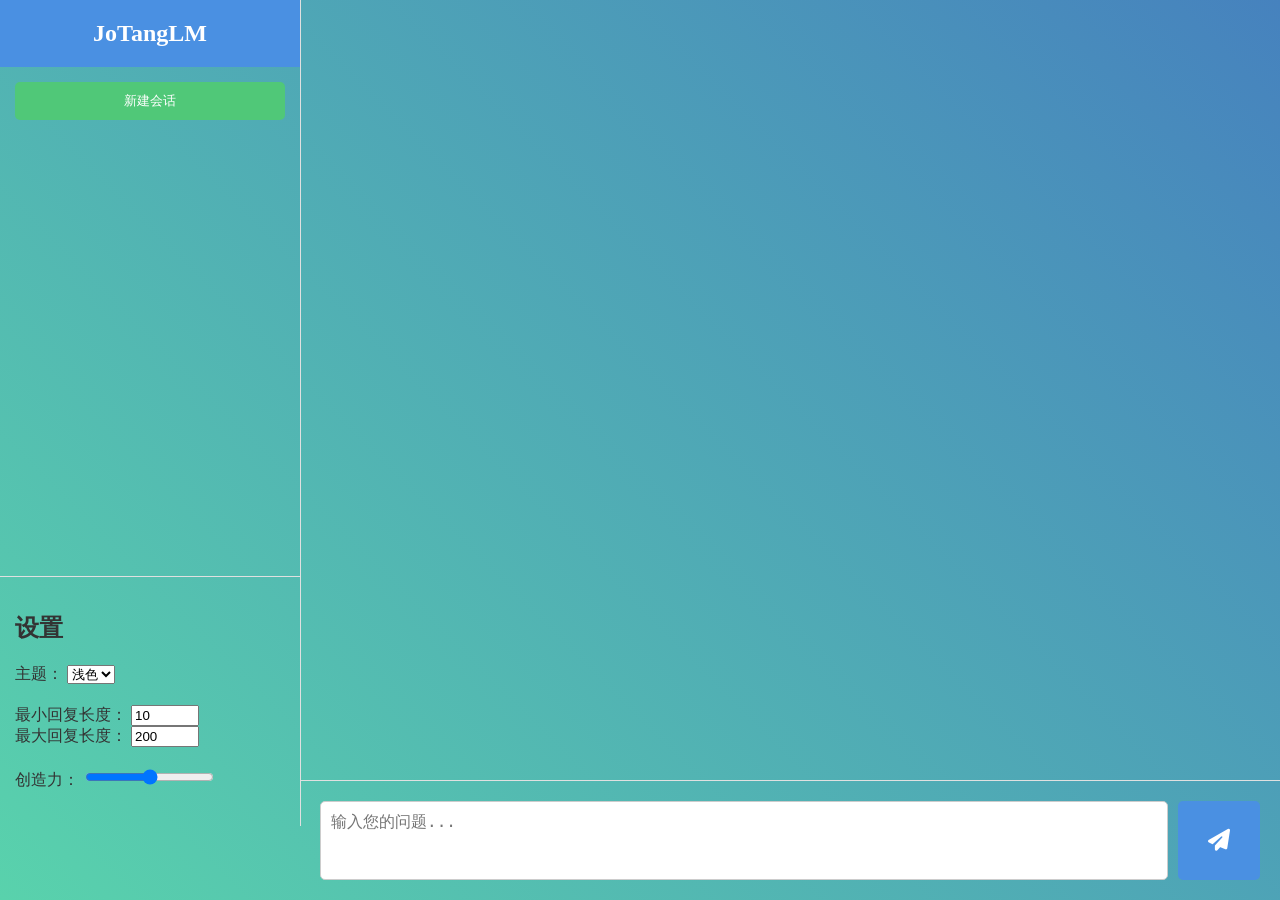
<file: #5(2)/index.html>
<!DOCTYPE html>
<html lang="zh-CN">
<head>
    <meta charset="UTF-8">
    <meta name="viewport" content="width=device-width, initial-scale=1.0">
    <title>JoTangLM -智能对话系统</title>
    <link rel="shortcut icon" href="https://pic.imgdb.cn/item/67187ce0d29ded1a8c74da1a.png" media="screen and (max-width: 480px)" type="image/x-icon">
    <link rel="shortcut icon" href="https://pic.imgdb.cn/item/67187ce0d29ded1a8c74d9f6.png" media="screen and (min-width: 481px &&max-width: 1024px)" type="image/x-icon">
    <link rel="shortcut icon" href="https://pic.imgdb.cn/item/67187ce0d29ded1a8c74da0e.jpg" media="screen and (min-width: 1025px)" type="image/x-icon">
    <link rel="stylesheet" href="https://cdnjs.cloudflare.com/ajax/libs/font-awesome/6.4.0/css/all.min.css">
    <link rel="stylesheet" href="./common.css">
</head>
<body>

    <aside class="sidebar">
        <div class="aside-header">
            <h1 class="aside-title">JoTangLM</h1>
        </div>
        <button id="new-chat">新建会话</button>
        <ul id="chat-list"></ul>
        <div class="settings">
            <h2>设置</h2>
            <div class="setting-item">
                <label for="theme">主题：</label>
                <select id="theme">
                    <option value="light">浅色</option>
                    <option value="dark">深色</option>
                </select>
            </div>
            <div class="setting-item">
                <div>
                    <label for="min-length">最小回复长度：</label>
                    <input type="number" id="min-length" value="10" class="width">
                </div>
                <div>
                    <label for="max-length">最大回复长度：</label>
                    <input type="number" id="max-length" value="200" class="width">
                </div>
            </div>    
            <div class="setting-item">
                <label for="creativity">创造力：</label>
                <input type="range" id="creativity" min="0" max="100" value="50">
            </div>
        </div>
    </aside>

    <main class="main-content">
        <div class="chat-area">
            <div id="chat-messages"></div>
            <div class="input-area">
                <textarea id="user-input" placeholder="输入您的问题..." rows="3"></textarea>
                <button id="send-btn" title="send-btn"><i class="fas fa-paper-plane"></i></button>
            </div>
        </div>
    </main>

    <script src="./common.js"></script>
</body>

</html>
</file>
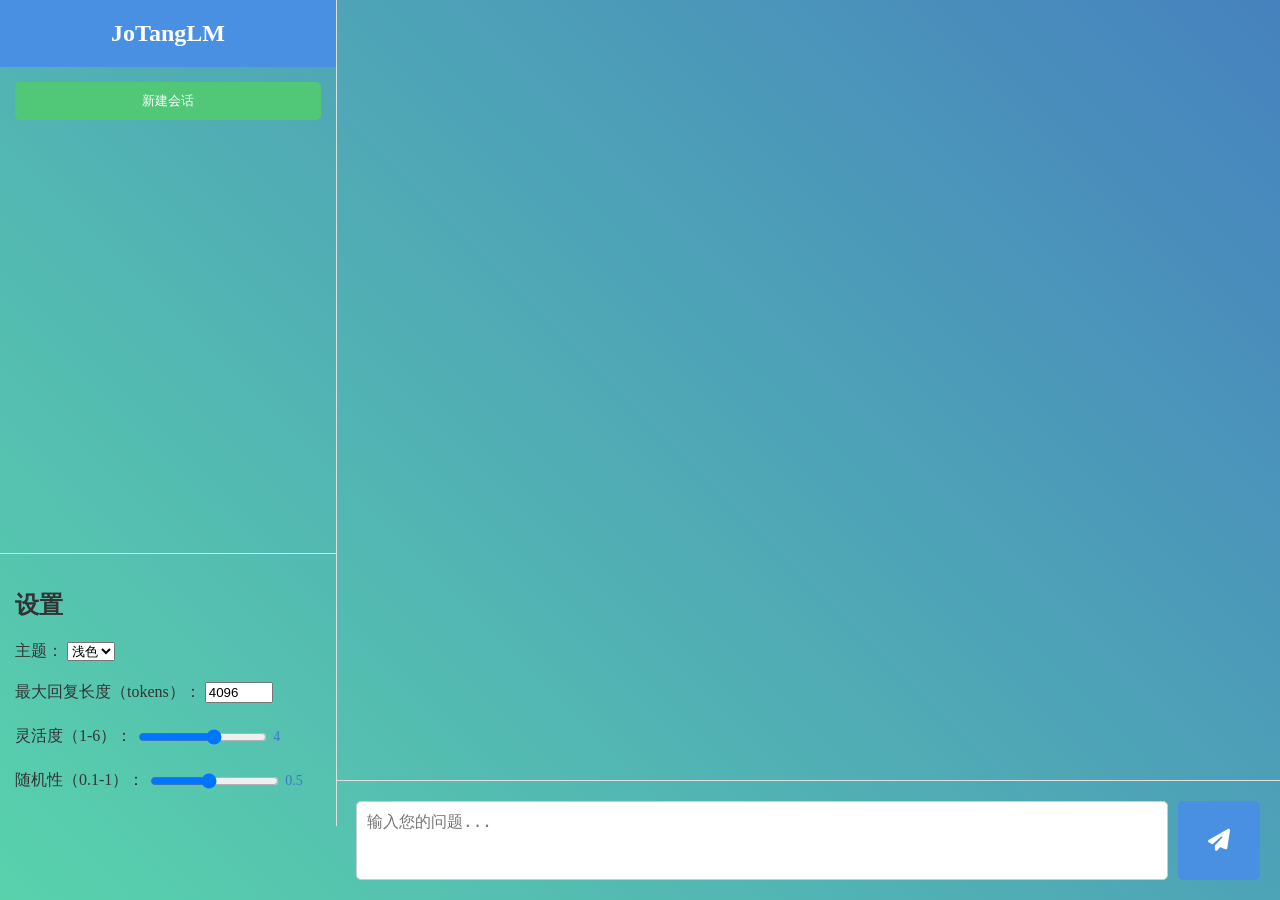
<file: #5(3)/templates/index.html>
<!DOCTYPE html>
<html lang="zh-CN">
<head>
    <meta charset="UTF-8">
    <meta name="viewport" content="width=device-width, initial-scale=1.0">
    <title>JoTangLM 智能对话系统</title>
    <link rel="shortcut icon" href="https://pic.imgdb.cn/item/67187ce0d29ded1a8c74da1a.png" media="screen and (max-width: 480px)" type="image/x-icon">
    <link rel="shortcut icon" href="https://pic.imgdb.cn/item/67187ce0d29ded1a8c74d9f6.png" media="screen and (min-width: 481px &&max-width: 1024px)" type="image/x-icon">
    <link rel="shortcut icon" href="https://pic.imgdb.cn/item/67187ce0d29ded1a8c74da0e.jpg" media="screen and (min-width: 1025px)" type="image/x-icon">
    <link rel="stylesheet" href="https://cdnjs.cloudflare.com/ajax/libs/font-awesome/6.4.0/css/all.min.css">
    <style>
    :root {
        --text-color: #333;
        --message-user: #e1f0ff;
        --message-ai: #f0f0f0;
        --rename-color: #000;
        --rename-hover: #f0f0f0;
        --delete-color: #333;
        --background: linear-gradient(45deg, #59d2ac 0%, #4682be 100%);
    }

    body {
    font-family: 楷体;
    margin: 0;
    padding: 0;
    color: var(--text-color);
    display: flex;
    height: 100vh;
    background-image: var(--background);
    }

    .sidebar {
        width: 336px;
        height: 826px;
        display: flex;
        flex-direction: column;
        border-right: 1px solid #e0e0e0;
        position: fixed;
    }

    .main-content {
        margin-left: 336px;
        flex-grow: 1;
        display: flex;
        flex-direction: column;
    }

    .aside-header {
        background-color: #4a90e2;
        color: white;
        padding: 20px;
        text-align: center;
    }

    .aside-title {
        margin: 0;
        font-size: 24px;
    }

    #new-chat {
        background-color: #50c878;
        color: white;
        border: none;
        padding: 10px 15px;
        border-radius: 5px;
        cursor: pointer;
        margin: 15px;
        transition: background-color 0.3s;
    }

    #new-chat:hover {
        background-color: #45b06b;
    }

    #chat-list {
        list-style-type: none;
        padding: 0;
        margin: 0;
        overflow-y: auto;
        flex-grow: 1;
    }

    #chat-list li {
        padding: 10px 15px;
        cursor: pointer;
        transition: background-color 0.3s;
        display: flex;
        justify-content: space-between;
        align-items: center;
    }

    #chat-list li:hover {
        background-color: #87cede;
    }

    #chat-list li.active {
        background-color: #69c0ff;
        font-weight: bold;
    }

    .delete-btn {
        background-color: transparent;
        border: none;
        cursor: pointer;
        font-size: 16px;
        padding: 0;
        color: var(--delete-color);
    }

    .delete-btn:hover {
        color: #ff7875;
    }

    .settings {
        padding: 15px;
        border-top: 1px solid #e0e0e0;
    }

    .setting-item {
        margin-bottom: 20px;
    }

    .width {
        width: 60px;
    }

    .chat-area {
        flex-grow: 1;
        display: flex;
        flex-direction: column;
    }

    .chat-messages {
        flex-grow: 1;
        padding: 20px;
        overflow-y: auto;
    }

    .message {
        max-width: 1200px;
        margin-bottom: 15px;
        padding: 10px 15px;
        border-radius: 18px;
        line-height: 1.4;
        word-wrap: break-word;
        overflow-wrap: break-word;
        white-space: pre-wrap;
    }

    .user-message {
        background-color: var(--message-user);
        align-self: flex-end;
        margin-left: auto;
    }

    .ai-message {
        background-color: var(--message-ai);
        align-self: flex-start;
    }

    .input-area {
        display: flex;
        padding: 20px;
        border-top: 1px solid #e0e0e0;
    }

    #user-input {
        flex-grow: 1;
        padding: 10px;
        border: 1px solid #ccc;
        border-radius: 5px;
        resize: none;
        font-size: 16px;
    }

    #send-btn {
        background-color: #4a90e2;
        color: white;
        border: none;
        padding: 10px 30px;
        border-radius: 5px;
        margin-left: 10px;
        cursor: pointer;
        transition: background-color 0.3s;
        font-size: 22px;
    }

    #send-btn:hover {
        background-color: #3a7bc8;
    }

    body.dark-theme {
        --text-color: #f0f0f0;
        --message-user: #4a4a4a;
        --message-ai: #3a3a3a;
        --rename-color: #fff;
        --rename-hover: #000;
        --delete-color: #5ab7b2;
        --background: linear-gradient(45deg, #2d3648 0%, #1a2030 100%);
    }

    .rename-btn {
        background-color: transparent;
        border: none;
        cursor: pointer;
        font-size: 16px;
        padding: 0;
        position: absolute;
        margin-left: -15px;
        color: var(--rename-color);
    }

    .rename-btn:hover {
        color: var(--rename-hover);
    }

    #chat-list li {
        position: relative;
        border: 0.1px dotted #000;
    }

    .rangeValue {
        position: relative;
        font-size: 14px;
        color: #3a7bc8;
    }

    .range{
        position: relative;
        top: 3.5px;
    }

    @media screen and (max-width: 768px) {
        body {
            flex-direction: column;
        }

        .sidebar {
            width: 100%;
            height: auto;
            position: static;
            border-right: none;
            border-bottom: 1px solid #e0e0e0;
        }

        .main-content {
            margin-left: 0;
        }

        .aside-header {
            padding: 10px;
        }

        .aside-title {
            font-size: 20px;
        }

        #new-chat {
            margin: 10px;
        }

        .settings {
            padding: 10px;
        }

        .setting-item {
            margin-bottom: 10px;
        }

        .chat-area {
            height: calc(100vh - 200px);
        }

        #chat-messages {
            padding: 10px;
        }

        .message {
            max-width: 90%;
        }

        .input-area {
            padding: 10px;
        }

        #user-input {
            font-size: 14px;
        }

        #send-btn {
            padding: 8px 20px;
            font-size: 18px;
        }
    }
    </style>
    </style>
</head>
<body>
    <aside class="sidebar">
        <div class="aside-header">
            <h1 class="aside-title">JoTangLM</h1>
        </div>
        <button id="new-chat">新建会话</button>
        <ul id="chat-list"></ul>
        <div class="settings">
            <h2>设置</h2>
            <div class="setting-item">
                <label for="theme">主题：</label>
                <select id="theme">
                    <option value="light">浅色</option>
                    <option value="dark">深色</option>
                </select>
            </div>
            <div class="setting-item">
                <label for="max-tokens">最大回复长度（tokens）：</label>
                <input type="number" id="max-tokens" min="1" max="8192" value="4096" class="width">
            </div>
            <div class="setting-item">
                <label for="top-k">灵活度（1-6）：</label>
                <input type="range" id="top-k" min="1" max="6" step="1" value="4" class="range">
                <span id="top-k-value" class="rangeValue">4</span>
            </div>
            <div class="setting-item">
                <label for="temperature">随机性（0.1-1）：</label>
                <input type="range" id="temperature" min="0.1" max="1" step="0.1" value="0.5" class="range">                
                <span id="temperature-value" class="rangeValue">0.5</span>
            </div>
        </div>
    </aside>

    <main class="main-content">
        <div class="chat-area">
            <div id="chat-messages" class="chat-messages"></div>
            <div class="input-area">
                <textarea id="user-input" placeholder="输入您的问题..." rows="3"></textarea>
                <button id="send-btn"><i class="fas fa-paper-plane"></i></button>
            </div>
        </div>
    </main>

    <script>
        let currentChatId = null;
        let chats3 = JSON.parse(localStorage.getItem('chats3')) || [];

        const chatList = document.getElementById('chat-list');
        const chatMessages = document.getElementById('chat-messages');
        const userInput = document.getElementById('user-input');
        const sendBtn = document.getElementById('send-btn');
        const newChatBtn = document.getElementById('new-chat');
        const themeSelect = document.getElementById('theme');
        const maxTokens = document.getElementById('max-tokens');

        function createNewChat() {
            const defaultName = `会话 ${chats3.length + 1}`;
            const chatName = prompt("请输入会话名称", defaultName);
            if (chatName) {
                const chatId = Date.now().toString();
                chats3.push({ id: chatId, name: chatName, messages: [] });
                chatToLocalStorage();
                FchatList();
                switchToChat(chatId);
            }
        }

        function FchatList() {
            chatList.innerHTML = '';
            chats3.forEach(chat => {
                const li = document.createElement('li');
                li.textContent = chat.name;
                li.onclick = () => switchToChat(chat.id);
                if (chat.id === currentChatId) {
                    li.classList.add('active');
                }
                const deleteBtn = document.createElement('button');
                deleteBtn.classList.add('delete-btn');
                deleteBtn.innerHTML = '<i class="fas fa-trash"></i>';
                deleteBtn.onclick = (e) => {
                    e.stopPropagation();
                    deleteChat(chat.id);
                };
                const renameBtn = document.createElement('button');
                renameBtn.innerHTML = '&#x270E;';
                renameBtn.className = 'rename-btn';
                renameBtn.onclick = (e) => {
                    e.stopPropagation();
                    renameChat(chat.id);
                };
                li.appendChild(renameBtn);
                li.appendChild(deleteBtn);
                chatList.appendChild(li);
            });
        }

        function switchToChat(chatId) {
            currentChatId = chatId;
            FchatList();
            chatMessage();
        }

        function deleteChat(chatId) {
            if (confirm('确定要删除这个会话吗？')) {
                chats3 = chats3.filter(chat => chat.id !== chatId);
                chatToLocalStorage();
                if (currentChatId === chatId) {
                    currentChatId = chats3.length > 0 ? chats3[0].id : null;
                }
                FchatList();
                chatMessage();
            }
        }

        function renameChat(chatId) {
            const chat = chats3.find(c => c.id === chatId);
            if (chat) {
                const newName = prompt("请输入新的会话名称", chat.name);
                if (newName && newName !== chat.name) {
                    chat.name = newName;
                    chatToLocalStorage();
                    FchatList();
                }
            }
        }

        function chatMessage() {
            chatMessages.innerHTML = '';
            const chat = chats3.find(c => c.id === currentChatId);
            if (chat) {
                chat.messages.forEach(message => {
                    const messageElement = document.createElement('div');
                    messageElement.classList.add('message', message.sender === 'user' ? 'user-message' : 'ai-message');
                    messageElement.textContent = message.content;
                    const deleteBtn = document.createElement('button');
                    deleteBtn.classList.add('delete-btn');
                    deleteBtn.innerHTML = '<i class="fas fa-trash"></i>';
                    deleteBtn.onclick = () => {
                        chat.messages = chat.messages.filter(m => m !== message);
                        chatToLocalStorage();
                        chatMessage();
                    };
                    messageElement.appendChild(deleteBtn);            
                    chatMessages.appendChild(messageElement);
                });
                chatMessages.scrollTop = chatMessages.scrollHeight;
            }
        }

        function chatToLocalStorage() {
            localStorage.setItem('chats3', JSON.stringify(chats3));
        }

        function changeTheme() {
            document.body.classList.toggle('dark-theme', themeSelect.value === 'dark');
        }

        newChatBtn.addEventListener('click', createNewChat);
        sendBtn.addEventListener('click', sendMessage);
        userInput.addEventListener('keypress', (e) => {
            if (e.key === 'Enter' && !e.shiftKey) {
                e.preventDefault();
                sendMessage();
            }
        });
        themeSelect.addEventListener('change', changeTheme);

        if (chats3.length === 0) {
            createNewChat();
        } else {
            FchatList();
            switchToChat(chats3[0].id);
        }

        document.addEventListener('DOMContentLoaded', function() {
            const topKSlider = document.getElementById('top-k');
            const topKValue = document.getElementById('top-k-value');
            const temperatureSlider = document.getElementById('temperature');
            const temperatureValue = document.getElementById('temperature-value');

            topKSlider.addEventListener('input', function() {
                topKValue.textContent = this.value;
            });

            temperatureSlider.addEventListener('input', function() {
                temperatureValue.textContent = this.value;
            });
        });

        async function sendMessage() {
            const message = userInput.value.trim();
            if (message && currentChatId) {
                const chat = chats3.find(c => c.id === currentChatId);
                chat.messages.push({ sender: 'user', content: message });
                chatToLocalStorage();
                chatMessage();
                userInput.value = '';

                try {
                    const response = await fetch('/api/chat', {
                        method: 'POST',
                        headers: {
                            'Content-Type': 'application/json',
                        },
                        body: JSON.stringify({
                            message: message,
                            max_tokens: parseInt(document.getElementById('max-tokens').value),
                            top_k: parseInt(document.getElementById('top-k').value),
                            temperature: parseFloat(document.getElementById('temperature').value)
                        }),
                    });

                    if (!response.ok) {
                        throw new Error('网络响应不正常');
                    }

                    const data = await response.json();
                    const aiMessage = data.response;
                    chat.messages.push({ sender: 'ai', content: aiMessage });
                    chatToLocalStorage();
                    chatMessage();
                } catch (error) {
                    console.error('发送消息出错:', error);
                    alert('发送消息失败，请重试。');
                }
            }
        }

        maxTokens.addEventListener('input',function(){
            let value = parseInt(this.value);
            if (value < 1){
                this.value = 1;
            }
            if (value > 8192){
                this.value = 8192;
            }
        });
    </script>
</body>
</html>
</file>
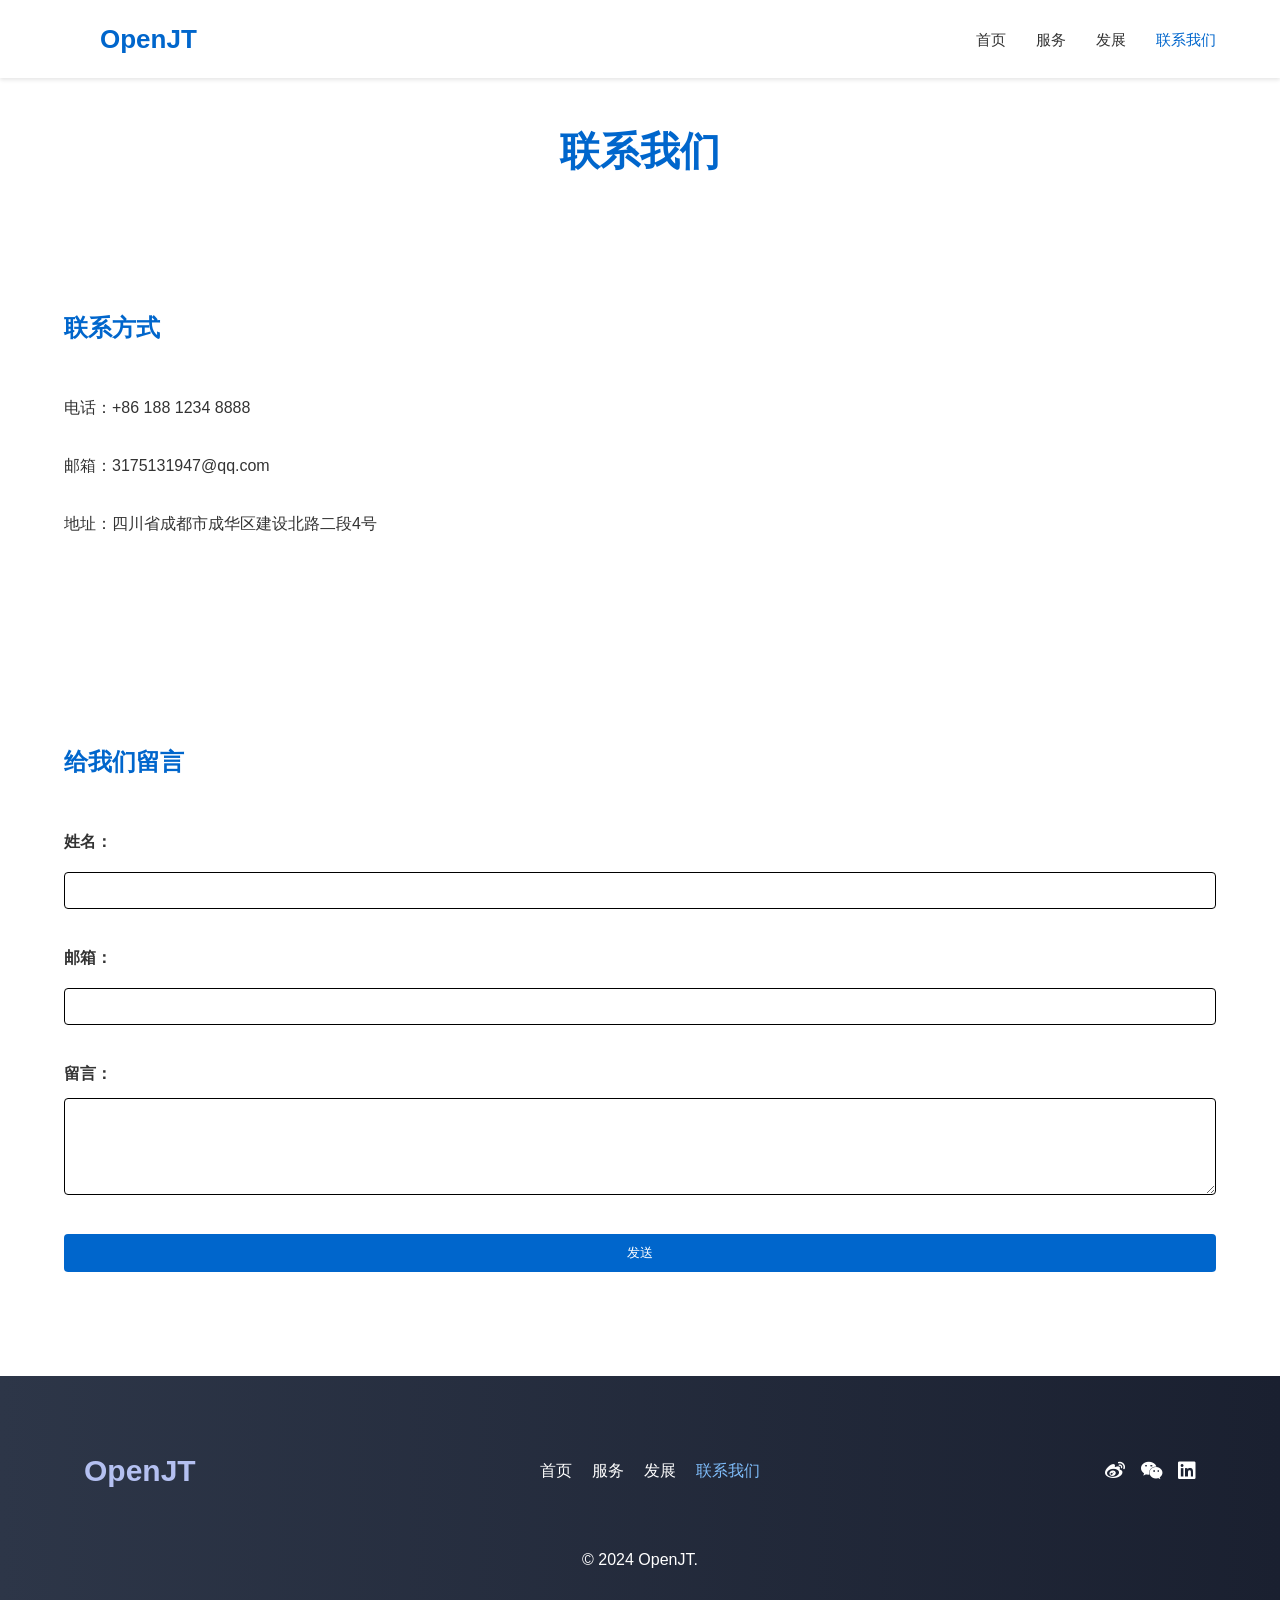
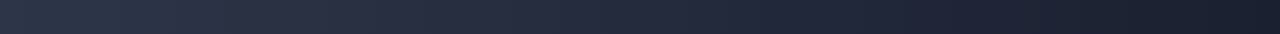
<file: #5(1)/docs/contact.html>
<!DOCTYPE html>
<html lang="zh-CN">
<head>
    <meta charset="UTF-8">
    <meta name="viewport" content="width=device-width, initial-scale=1.0">
    <title>联系我们 - OpenJT</title>
    <link rel="shortcut icon" href="https://pic.imgdb.cn/item/67187ce0d29ded1a8c74da1a.png" media="screen and (max-width: 480px)" type="image/x-icon">
    <link rel="shortcut icon" href="https://pic.imgdb.cn/item/67187ce0d29ded1a8c74d9f6.png" media="screen and (min-width: 481px &&max-width: 1024px)" type="image/x-icon">
    <link rel="shortcut icon" href="https://pic.imgdb.cn/item/67187ce0d29ded1a8c74da0e.jpg" media="screen and (min-width: 1025px)" type="image/x-icon">
    <link rel="stylesheet" href="https://cdnjs.cloudflare.com/ajax/libs/font-awesome/5.15.3/css/all.min.css">
    <link rel="stylesheet" href="../common.css">
</head>
<body>
    <header>
        <div class="logo">OpenJT</div>
        <div class="HamburgerMenu">☰</div>
        <nav>
            <ul>
                <li><a href="../index.html">首页</a></li>
                <li><a href="./service.html">服务</a></li>
                <li><a href="./development.html">发展</a></li>
                <li><a href="./contact.html" class="active">联系我们</a></li>
            </ul>
        </nav>
    </header>

    <main class="contact-container">
        <div id="padding-top"><h1>联系我们</h1></div>
        
        <section class="contact-info">
            <h2>联系方式</h2>
            <p>电话：+86 188 1234 8888</p>
            <p>邮箱：3175131947@qq.com</p>
            <p>地址：四川省成都市成华区建设北路二段4号</p>
        </section>

        <section class="contact-form">
            <h2>给我们留言</h2>
            <form id="contact-form">

                <div>
                    <label for="name">姓名：</label>
                    <input type="text" id="name" name="name" required autocomplete="on">
                </div>

                <div>
                    <label for="email">邮箱：</label>
                    <input type="email" id="email" name="email" required autocomplete="on">
                </div>

                <div>
                    <label for="message">留言：</label>
                    <textarea id="message" name="message" rows="5" required></textarea>
                </div>

                <button type="submit" id="contact-button">发送</button>
            </form>
        </section>
    </main>

    <footer>
        <div class="footer-container">
            <div class="footer-content">
                <div class="footer-logo">OpenJT</div>
                <div class="footer-links">
                    <a href="../index.html">首页</a>
                    <a href="./service.html">服务</a>
                    <a href="./development.html">发展</a>
                    <a href="./contact.html" class="active">联系我们</a>
                </div>
                <div class="footer-social">
                    <a href="#" aria-label="微博"><i class="fab fa-weibo"></i></a>
                    <a href="#" aria-label="微信"><i class="fab fa-weixin"></i></a>
                    <a href="#" aria-label="领英"><i class="fab fa-linkedin"></i></a>
                </div>
            </div>

            <div class="footer-O">
                &copy; 2024 OpenJT.
            </div>
        </div>
    </footer>

    <script src="./contact.js"></script>
    <script src="../common.js"></script>
</body>
</html>
</file>
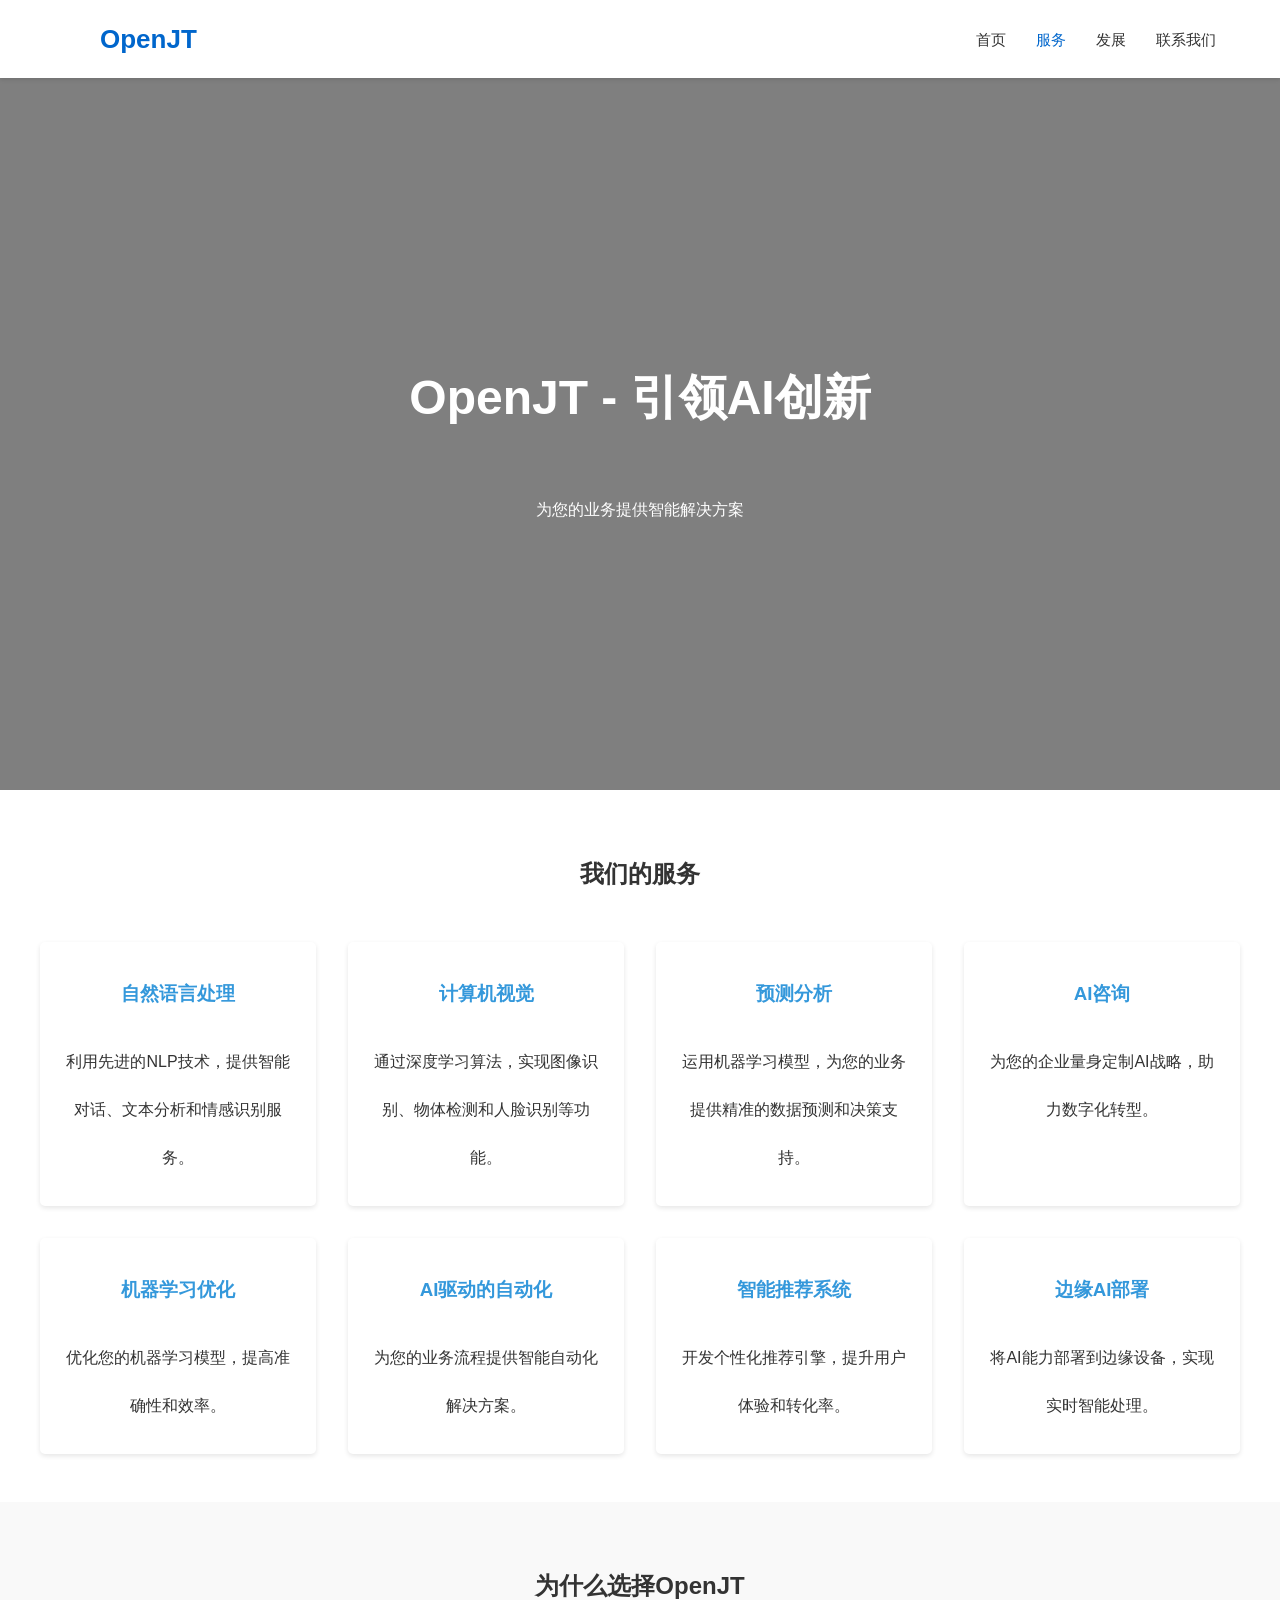
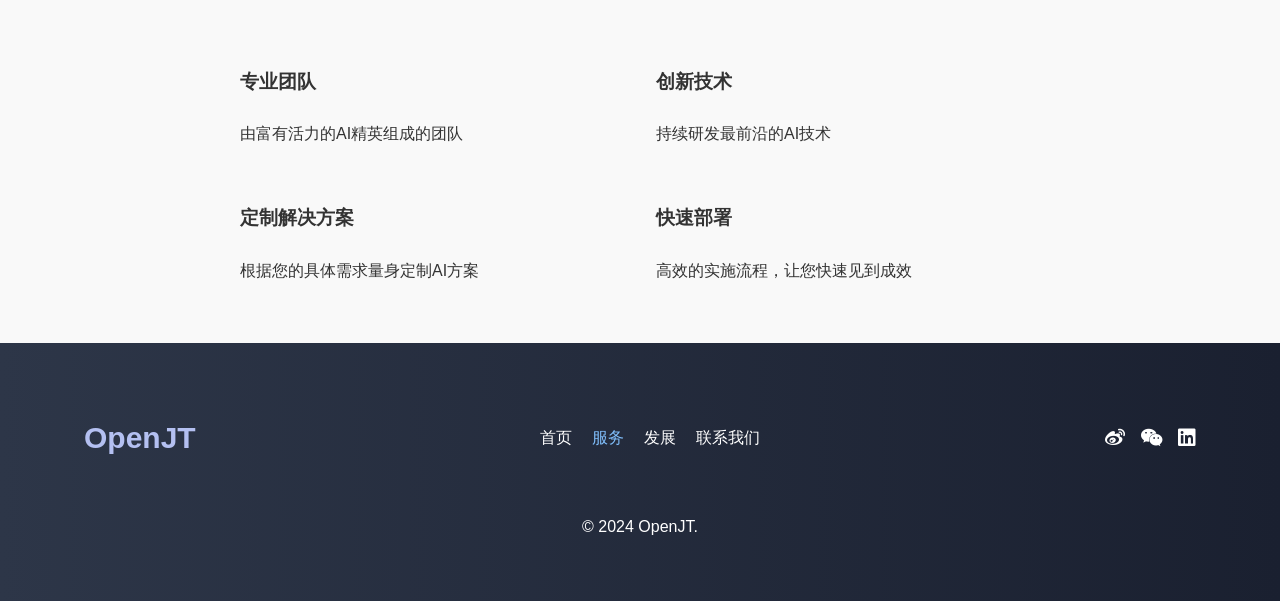
<file: #5(1)/docs/service.html>
<!DOCTYPE html>
<html lang="zh-CN">
<head>
    <meta charset="UTF-8">
    <meta name="viewport" content="width=device-width, initial-scale=1.0">
    <title>服务 - OpenJT</title>
    <link rel="shortcut icon" href="https://pic.imgdb.cn/item/67187ce0d29ded1a8c74da1a.png" media="screen and (max-width: 480px)" type="image/x-icon">
    <link rel="shortcut icon" href="https://pic.imgdb.cn/item/67187ce0d29ded1a8c74d9f6.png" media="screen and (min-width: 481px &&max-width: 1024px)" type="image/x-icon">
    <link rel="shortcut icon" href="https://pic.imgdb.cn/item/67187ce0d29ded1a8c74da0e.jpg" media="screen and (min-width: 1025px)" type="image/x-icon">
    <link rel="stylesheet" href="https://cdnjs.cloudflare.com/ajax/libs/font-awesome/5.15.3/css/all.min.css">
    <link rel="stylesheet" href="../common.css">
</head>
<body>
    <header>
        <div class="logo">OpenJT</div>
        <div class="HamburgerMenu">☰</div>
        <nav>
            <ul>
                <li><a href="../index.html">首页</a></li>
                <li><a href="./service.html" class="active">服务</a></li>
                <li><a href="./development.html">发展</a></li>
                <li><a href="./contact.html">联系我们</a></li>
            </ul>
        </nav>
    </header>

    <main>
        <section class="hero">
            <div>
                <h1>OpenJT - 引领AI创新</h1>
                <p>为您的业务提供智能解决方案</p>
            </div>
        </section>

        <section id="services" class="services">
            <div class="service-container">
                <h2>我们的服务</h2>
                <div class="service-grid">

                    <div class="service-card">
                        <h3><a href="#">自然语言处理</a></h3>
                        <p>利用先进的NLP技术，提供智能对话、文本分析和情感识别服务。</p>
                    </div>

                    <div class="service-card">
                        <h3><a href="#">计算机视觉</a></h3>
                        <p>通过深度学习算法，实现图像识别、物体检测和人脸识别等功能。</p>
                    </div>

                    <div class="service-card">
                        <h3><a href="#">预测分析</a></h3>
                        <p>运用机器学习模型，为您的业务提供精准的数据预测和决策支持。</p>
                    </div>

                    <div class="service-card">
                        <h3><a href="#">AI咨询</a></h3>
                        <p>为您的企业量身定制AI战略，助力数字化转型。</p>
                    </div>

                    <div class="service-card">
                        <h3><a href="#">机器学习优化</a></h3>
                        <p>优化您的机器学习模型，提高准确性和效率。</p>
                    </div>

                    <div class="service-card">
                        <h3><a href="#">AI驱动的自动化</a></h3>
                        <p>为您的业务流程提供智能自动化解决方案。</p>
                    </div>

                    <div class="service-card">
                        <h3><a href="#">智能推荐系统</a></h3>
                        <p>开发个性化推荐引擎，提升用户体验和转化率。</p>
                    </div>

                    <div class="service-card">
                        <h3><a href="#">边缘AI部署</a></h3>
                        <p>将AI能力部署到边缘设备，实现实时智能处理。</p>
                    </div>

                </div>
            </div>
        </section>

        <section id="why-us">
            <div class="service-container">
                <h2>为什么选择OpenJT</h2>
                <div class="reasons-grid">

                    <div>
                        <h3><a href="#">专业团队</a></h3>
                        <p>由富有活力的AI精英组成的团队</p>
                    </div>

                    <div>
                        <h3><a href="#">创新技术</a></h3>
                        <p>持续研发最前沿的AI技术</p>
                    </div>

                    <div>
                        <h3><a href="#">定制解决方案</a></h3>
                        <p>根据您的具体需求量身定制AI方案</p>
                    </div>

                    <div>
                        <h3><a href="#">快速部署</a></h3>
                        <p>高效的实施流程，让您快速见到成效</p>
                    </div>

                </div>
            </div>
        </section>

        <footer>
            <div class="footer-container">
                <div class="footer-content">
                    <div class="footer-logo">OpenJT</div>
                    <div class="footer-links">
                        <a href="../index.html">首页</a>
                        <a href="./service.html" class="active">服务</a>
                        <a href="./development.html">发展</a>
                        <a href="./contact.html">联系我们</a>
                    </div>
                    <div class="footer-social">
                        <a href="#" aria-label="微博"><i class="fab fa-weibo"></i></a>
                        <a href="#" aria-label="微信"><i class="fab fa-weixin"></i></a>
                        <a href="#" aria-label="领英"><i class="fab fa-linkedin"></i></a>
                    </div>
                </div>
    
                <div class="footer-O">
                    &copy; 2024 OpenJT.
                </div>
            </div>
        </footer>
    </main>

    <script src="../common.js"></script>
</body>
</html>
</file>
<file: #5(2)/common.css>
:root {
    --text-color: #333;
    --message-user: #e1f0ff;
    --message-ai: #f0f0f0;
    --rename-color: #000;
    --rename-hover: #f0f0f0;
    --delete-color: #333;
    --background: linear-gradient(45deg, #59d2ac 0%, #4682be 100%);
}

body {
    font-family: 楷体;
    margin: 0;
    padding: 0;
    color: var(--text-color);
    display: flex;
    height: 100vh;
    background-image: var(--background);
}

.sidebar {
    width: 300px;
    height: 826px;
    display: flex;
    flex-direction: column;
    border-right: 1px solid #e0e0e0;
    position: fixed;
}

.main-content {
    margin-left: 300px;
    flex-grow: 1;
    display: flex;
    flex-direction: column;
}

.aside-header {
    background-color: #4a90e2;
    color: white;
    padding: 20px;
    text-align: center;
}

.aside-title {
    margin: 0;
    font-size: 24px;
}

#new-chat {
    background-color: #50c878;
    color: white;
    border: none;
    padding: 10px 15px;
    border-radius: 5px;
    cursor: pointer;
    margin: 15px;
    transition: background-color 0.3s;
}

#new-chat:hover {
    background-color: #45b06b;
}

#chat-list {
    list-style-type: none;
    padding: 0;
    margin: 0;
    overflow-y: auto;
    flex-grow: 1;
}

#chat-list li {
    padding: 10px 15px;
    cursor: pointer;
    transition: background-color 0.3s;
    display: flex;
    justify-content: space-between;
    align-items: center;
}

#chat-list li:hover {
    background-color: #87cede;
}

#chat-list li.active {
    background-color: #69c0ff;
    font-weight: bold;
}

.delete-btn {
    background-color: transparent;
    border: none;
    cursor: pointer;
    font-size: 16px;
    padding: 0;
    color: var(--delete-color);
}

.delete-btn:hover {
    color: #ff7875;
}

.settings {
    padding: 15px;
    border-top: 1px solid #e0e0e0;
}

.setting-item {
    margin-bottom: 20px;
}

.width {
    width: 60px;
}

.chat-area {
    flex-grow: 1;
    display: flex;
    flex-direction: column;
}

#chat-messages {
    flex-grow: 1;
    padding: 20px;
    overflow-y: auto;
}

.message {
    max-width: 1200px;
    margin-bottom: 15px;
    padding: 10px 15px;
    border-radius: 18px;
    line-height: 1.4;
    word-wrap: break-word;
    overflow-wrap: break-word;
    white-space: pre-wrap;
}

.user-message {
    background-color: var(--message-user);
    align-self: flex-end;
    margin-left: auto;
}

.ai-message {
    background-color: var(--message-ai);
    align-self: flex-start;
}

.input-area {
    display: flex;
    padding: 20px;
    border-top: 1px solid #e0e0e0;
}

#user-input {
    flex-grow: 1;
    padding: 10px;
    border: 1px solid #ccc;
    border-radius: 5px;
    resize: none;
    font-size: 16px;
}

#send-btn {
    background-color: #4a90e2;
    color: white;
    border: none;
    padding: 10px 30px;
    border-radius: 5px;
    margin-left: 10px;
    cursor: pointer;
    transition: background-color 0.3s;
    font-size: 22px;
}

#send-btn:hover {
    background-color: #3a7bc8;
}

body.dark-theme {
    --text-color: #f0f0f0;
    --message-user: #4a4a4a;
    --message-ai: #3a3a3a;
    --rename-color: #fff;
    --rename-hover: #000;
    --delete-color: #5ab7b2;
    --background: linear-gradient(45deg, #2d3648 0%, #1a2030 100%);
}

.rename-btn {
    background-color: transparent;
    border: none;
    cursor: pointer;
    font-size: 16px;
    padding: 0;
    position: absolute;
    margin-left: -15px;
    color: var(--rename-color);
}

.rename-btn:hover {
    color: var(--rename-hover);
}

#chat-list li {
    position: relative;
    border: 0.1px dotted #000;
}

@media screen and (max-width: 768px) {
    body {
        flex-direction: column;
    }

    .sidebar {
        width: 100%;
        height: auto;
        position: static;
        border-right: none;
        border-bottom: 1px solid #e0e0e0;
    }

    .main-content {
        margin-left: 0;
    }

    .aside-header {
        padding: 10px;
    }

    .aside-title {
        font-size: 20px;
    }

    #new-chat {
        margin: 10px;
    }

    .settings {
        padding: 10px;
    }

    .setting-item {
        margin-bottom: 10px;
    }

    .chat-area {
        height: calc(100vh - 200px);
    }

    #chat-messages {
        padding: 10px;
    }

    .message {
        max-width: 90%;
    }

    .input-area {
        padding: 10px;
    }

    #user-input {
        font-size: 14px;
    }

    #send-btn {
        padding: 8px 20px;
        font-size: 18px;
    }
}
</file>
<file: #5(1)/common.css>
* {
    margin: 0;
    padding: 0;
    box-sizing: border-box;
}

body {
    font-family: Arial;
    line-height: 3;
    color: #333;
}

header {
    background-color: #fff;
    box-shadow: 0 2px 4px rgba(0, 0, 0, 0.1);
    position: fixed;
    width: 100%;
    z-index: 1000;
}

nav {
    display: flex;
    justify-content: flex-end;
    padding: 16.5px 5%;
}

.logo {
    font-size: 26px;
    font-weight: bold;
    color: #0066cc;
    float: left;
    margin-left: 100px;
}

nav ul {
    display: flex;
    list-style: none;
    font-size: 15px;
}

nav ul li {
    margin-left: 30px;
}

a {
    text-decoration: none;
    color: inherit;
    transition: color 0.3s ease;
    cursor: pointer;
}

nav a.active,nav a:hover,.more-container a:hover {
    color: #0066cc;
}

nav a{
    color: #333;
}

main {
    padding-top: 60px;
}

section {
    padding: 4rem 5%;
}

#advantages h2,#about h2 {
    font-size: 2rem;
    margin-bottom: 2rem;
    text-align: center;
}

#advantages h2 {
    font-family: 楷体;
}

.carousel-container {
    margin: 0 auto;
    max-width: 1100px;
    width: 100%;
    position: relative;
    overflow: hidden;
    border-radius: 10px;
    box-shadow: 0 4px 8px rgba(0, 0, 0, 0.1);
}

.carousel {
    display: flex;
    transition: transform 0.6s ease-in-out;
}

.carousel-item {
    min-width: 100%;
    position: relative;
}

.carousel-item img {
    width: 100%;
    height: auto;
    display: block;
}

.carousel-item .carousel-caption {
    position: absolute;
    bottom: 0;
    left: 0;
    right: 0;
    background-color: rgba(0, 0, 0, 0.7);
    color: white;
    padding: 1rem;
    text-align: center;
}

.carousel-button {
    position: absolute;
    top: 50%;
    transform: translateY(-50%);
    background-color: rgba(0, 0, 0, 0.5);
    color: white;
    border: none;
    padding: 1rem;
    cursor: pointer;
    font-size: 1.5rem;
    transition: background-color 0.3s;
    z-index: 10;
}

.carousel-button:hover {
    background-color: rgba(0, 0, 0, 0.8);
}

.carousel-button.prev {
    left: 10px;
}

.carousel-button.next {
    right: 10px;
}

.carousel-indicators {
    position: absolute;
    bottom: 1rem;
    left: 50%;
    transform: translateX(-50%);
    display: flex;
    gap: 0.5rem;
    z-index: 10;
}

.indicator {
    width: 10px;
    height: 10px;
    border-radius: 50%;
    background-color: rgba(255, 255, 255, 0.5);
    cursor: pointer;
    transition: background-color 0.3s;
}

.indicator.active {
    background-color: white;
}

.advantages-container {
    display: grid;
    grid-template-columns: repeat(auto-fit, minmax(300px, 1fr));
    gap: 2rem;
}

.advantages-card {
    background-color: #f9f9f9;
    border-radius: 10px;
    overflow: hidden;
    transition: transform 0.3s ease, box-shadow 0.3s ease;
}

.advantages-card h3 {
    font-family: 楷体;
}

.advantages-card:hover {
    transform: translateY(-5px);
    box-shadow: 0 5px 15px rgba(0,0,0,0.5);
}

.advantages-card img {
    width: 100%;
    height: 200px;
    object-fit: cover;
}

.advantages-card h3 {
    padding: 1rem;
    font-size: 1.4rem;
}

.advantages-card p {
    padding: 0 1rem 1rem;
    font-family: 宋体;
    font-weight: 580;
}

#about {
    display: flex;
    align-items: center;
    gap: 2rem;
}

.about-content {
    flex: 1;
}

.about-image {
    flex: 1;
    max-width: 500px;
    border-radius: 10px;
}

#about p,#more p {
    text-indent: 2em;
}

#more {
    margin-top: 80px;
    margin-bottom: 80px;
}

#more h3.more-title {
    margin-bottom: 50px;
}

#more img {
    width: 100%;
    height: 100%;
    object-fit: cover;
}

#more .item {
    position: relative;
    overflow: hidden;
    height: 290px;
    cursor: pointer;
}

#more .item .layer {
    box-sizing: border-box;
    color: white;
    background: rgba(57, 210, 184, 0.5);
    position: absolute;
    left: 0;
    top: 0;
    width: 100%;
    height: 100%;
    font-weight: normal;
    padding: 20px;
    display: flex;
    align-items: center;
    justify-content: center;
    flex-direction: column;
    transform: translateY(100%);
    transition: all 0.5s ease;
}

#more .item:hover .layer {
    transform: translateY(0);
}

#more .item .layer h4 {
    font-size: 20px;
    text-align: center;
}

#more .item .layer .text {
    margin-top: 15px;
    font-size: 16px;
    line-height: 1.6;
}

#more .more-container {
    display: flex;
    flex-wrap: wrap;
    justify-content: space-between;
    gap: 30px;
}

#more .more-container .item {
    width: calc(33.33% - 20px);
}

.more-title {
    line-height: 1;
    font-size: 26px;
    font-weight: normal;
}

.more-title {
    text-align: center;
}

.more-title span {
    display: inline-block;
    position: relative;
    padding: 6px 30px;
}

.more-title span::before,
.more-title span::after {
    content: "";
    position: absolute;
    width: 12px;
    height: 12px;
}

.more-title span::before {
    border-top: 4px solid #0066cc;
    border-left: 4px solid #0066cc;
    left: 0;
    top: 0;
}

.more-title span::after {
    border-bottom: 4px solid #0066cc;
    border-right: 4px solid #0066cc;
    right: 0;
    bottom: 0;
}

footer {
    background: linear-gradient(to right, #2d3648, #1a2030);
    color: #fff;
    padding: 10px 0;
}

.footer-container {
    width: 90%;
    max-width: 1200px;
    margin: 0 auto;
    padding: 40px 20px;
}

.footer-content {
    display: flex;
    justify-content: space-between;
    align-items: center;
    flex-wrap: wrap;
}

.footer-logo {
    font-size: 30px;
    font-weight: bold;
    color: #b4c0f1;
}

.footer-links {
    display: flex;
    gap: 20px;
}

.footer-links a {
    color: #fff;
    transition: color 0.3s ease;
}

footer .active,.footer-links a:hover {
    color: #7fbdfa;
}

.footer-social {
    display: flex;
    gap: 15px;
}

.footer-social a {
    color: #fff;
    font-size: 20px;
    transition: color 0.3s ease;
}

.footer-social a:hover {
    color: #7fbdfa;
}

.footer-O {
    text-align: center;
    margin-top: 20px;
}

.service-container {
    box-sizing: border-box;
    width: 1200px;
    margin: 0 auto;
}

.more-caption {
    position: absolute;
    font-size: 20px;
    line-height: 2;
    font-family: 楷体;
    bottom: 0;
    left: 0;
    right: 0;
    background-color: rgba(96, 197, 53, 0.7);
    color: white;
    text-align: center;
    z-index: 100;
}

.hero {
    margin-top: 10px;
    background-image: linear-gradient(rgba(0, 0, 0, 0.5), rgba(0, 0, 0, 0.5)), url('https://pic.imgdb.cn/item/67178a79d29ded1a8c6d37aa.jpg');
    background-size: cover;
    background-position: center;
    height: 80vh;
    display: flex;
    align-items: center;
    justify-content: center;
    text-align: center;
    color: #fff;
}

.hero h1 {
    font-size: 3rem;
    margin-bottom: 1rem;
}

.services {
    padding: 3rem 0;
}

.services h2 {
    text-align: center;
    margin-bottom: 2rem;
}

.service-grid {
    display: grid;
    grid-template-columns: repeat(auto-fit, minmax(250px, 1fr));
    gap: 2rem;
}

.service-card {
    background-color: #fff;
    border-radius: 5px;
    box-shadow: 0 2px 5px rgba(0, 0, 0, 0.1);
    padding: 1.5rem;
    text-align: center;
    transition: transform 0.3s ease;
}

.service-card:hover {
    transform: translateY(-5px);
}

.service-card h3 {
    color: #3498db;
    margin-bottom: 1rem;
}

#why-us {
    padding: 3rem 0;
    background-color: #f9f9f9;
}

#why-us h2 {
    text-align: center;
    margin-bottom: 2rem;
}

.reasons-grid {
    display: grid;
    grid-template-columns: repeat(2, 1fr);
    gap: 2rem;
    max-width: 800px;
    margin: 0 auto;
}

#why-us a:hover {
    color: #df481e;
}

#services a:hover {
    color: #df481e;
}

.development-container {
    max-width: 1000px;
    margin: 0 auto;
    padding: 2rem;
}

.development-container h1,.contact-container h1 {
    color: #0066cc;
    margin-bottom: 1rem;
    text-align: center;
    font-size: 40px;
    font-family: 楷体;
}

.development-container p {
    text-indent: 2em;
}

.development-section {
    margin-bottom: 3rem;
}

.development-section h2 {
    color: #333;
    margin-bottom: 1rem;
    text-align: center;
    font-family: 楷体;
}

.development-section p {
    color: #666;
    line-height: 1.6;
}

.chart-container {
    margin-top: 2rem;
    height: 400px;
}

.milestone {
    background-color: #f9f9f9;
    border-left: 4px solid #0066cc;
    padding: 1rem;
    margin-bottom: 1rem;
}

.milestone h2 {
    color: #0066cc;
    margin-bottom: 0.5rem;
    text-align: center;
    font-family: 楷体;
}

#padding-top {
    padding-top: 2rem;
}

.contact-info, .contact-form {
    margin-bottom: 40px;
}

.contact-container h2 {
    margin-bottom: 20px;
    color: #0066cc;
}

.contact-info p {
    margin-bottom: 10px;
}

form {
    display: grid;
    gap: 20px;
}

label {
    font-weight: bold;
}

input, textarea {
    width: 100%;
    padding: 10px;
    border: 1px solid #ddd;
    border-radius: 4px;
}

#contact-button {
    background-color: #0066cc;
    color: white;
    border: none;
    padding: 10px 20px;
    border-radius: 4px;
    cursor: pointer;
    transition: background-color 0.3s ease;
}

#contact-button:hover {
    background-color: #0052a3;
}

#contact-form input,#contact-form textarea {
    border: 1px solid #000;
}

@media screen and (max-width: 768px) {
    header {
        padding: 10px 0;
    }

    .logo {
        margin-left: 20px;
        font-size: 20px;
    }

    nav {
        padding: 10px 5%;
    }

    nav ul {
        flex-direction: column;
        position: absolute;
        top: 60px;
        left: 0;
        width: 100%;
        background-color: #fff;
        display: none;
    }

    nav ul.show {
        display: flex;
    }

    nav ul li {
        margin: 0;
        text-align: center;
        padding: 10px 0;
        border-bottom: 1px solid #eee;
    }

    .carousel-container {
        border-radius: 0;
    }

    .carousel-item .carousel-caption {
        padding: 0;
        font-size: 11px;
    }

    .carousel-indicators {
        display: none;
    }

    .carousel-button {
        padding: 0.5rem;
        font-size: 1rem;
    }

    .advantages-container {
        grid-template-columns: 1fr;
    }

    #about {
        flex-direction: column;
    }

    .about-image {
        max-width: 100%;
    }

    #more .more-container .item {
        width: 100%;
    }

    .footer-content {
        flex-direction: column;
        gap: 20px;
    }

    .footer-links, .footer-social {
        justify-content: center;
    }

    .service-container {
        width: 90%;
    }

    .service-grid {
        grid-template-columns: 1fr;
    }

    .development-container {
        padding: 1rem;
    }

    .contact-container {
        padding: 1rem;
    }
}

.HamburgerMenu {
    display: none;
    font-size: 24px;
    cursor: pointer;
}

@media screen and (max-width: 768px) {
    .HamburgerMenu {
        display: block;
        position: absolute;
        right: 20px;
        top: 15px;
    }
}
</file>
